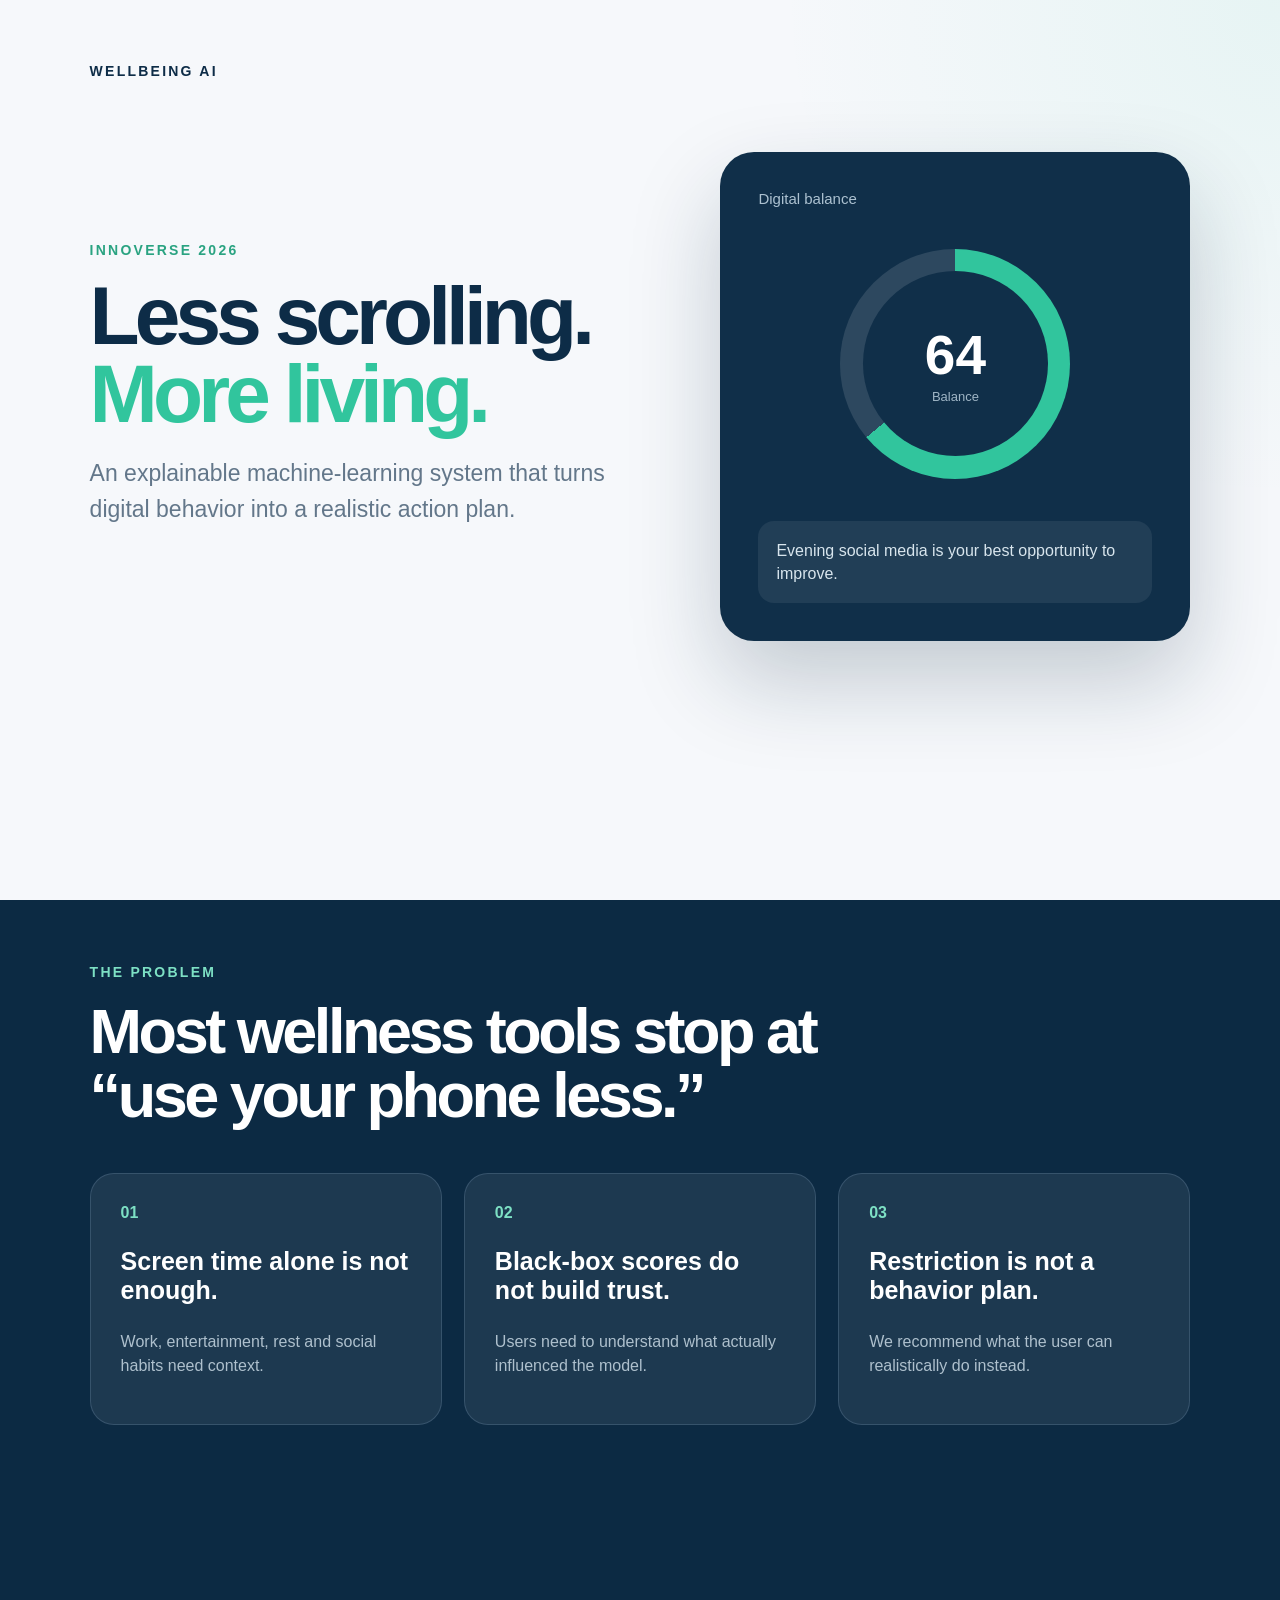
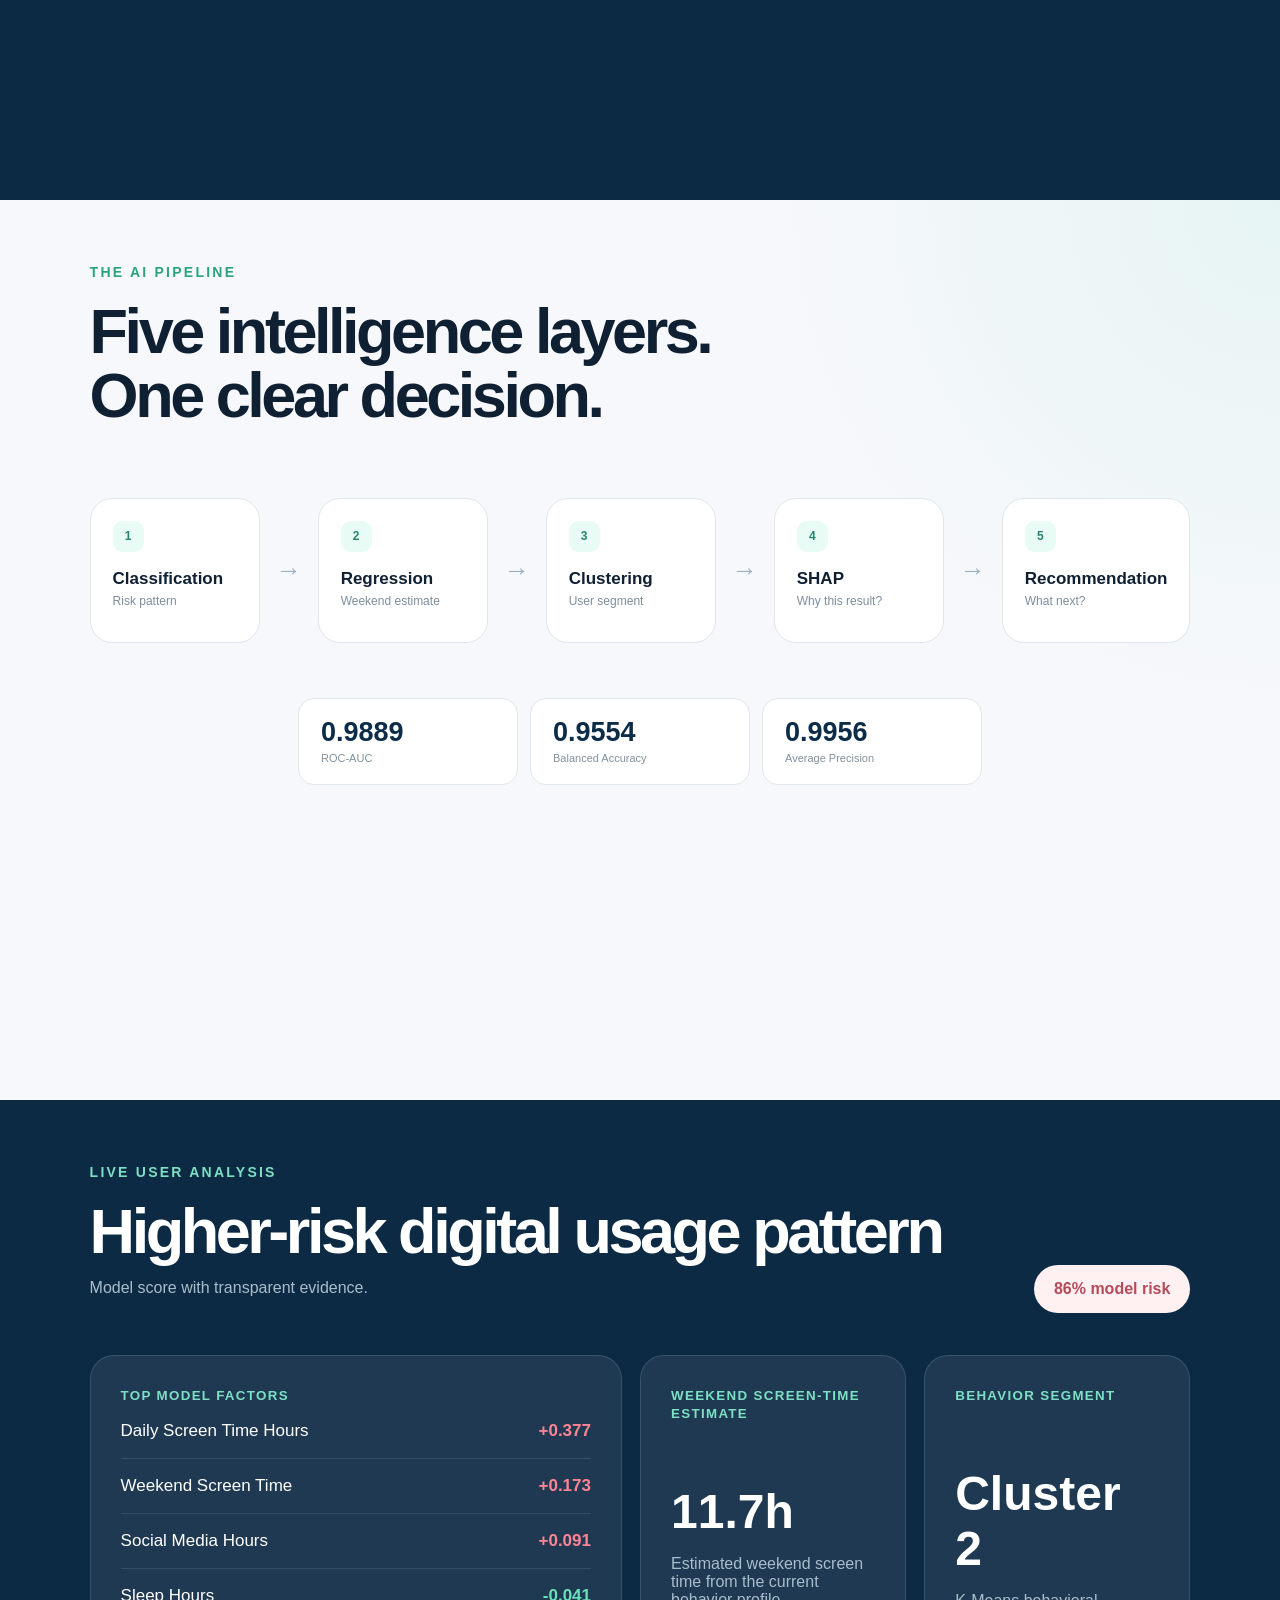
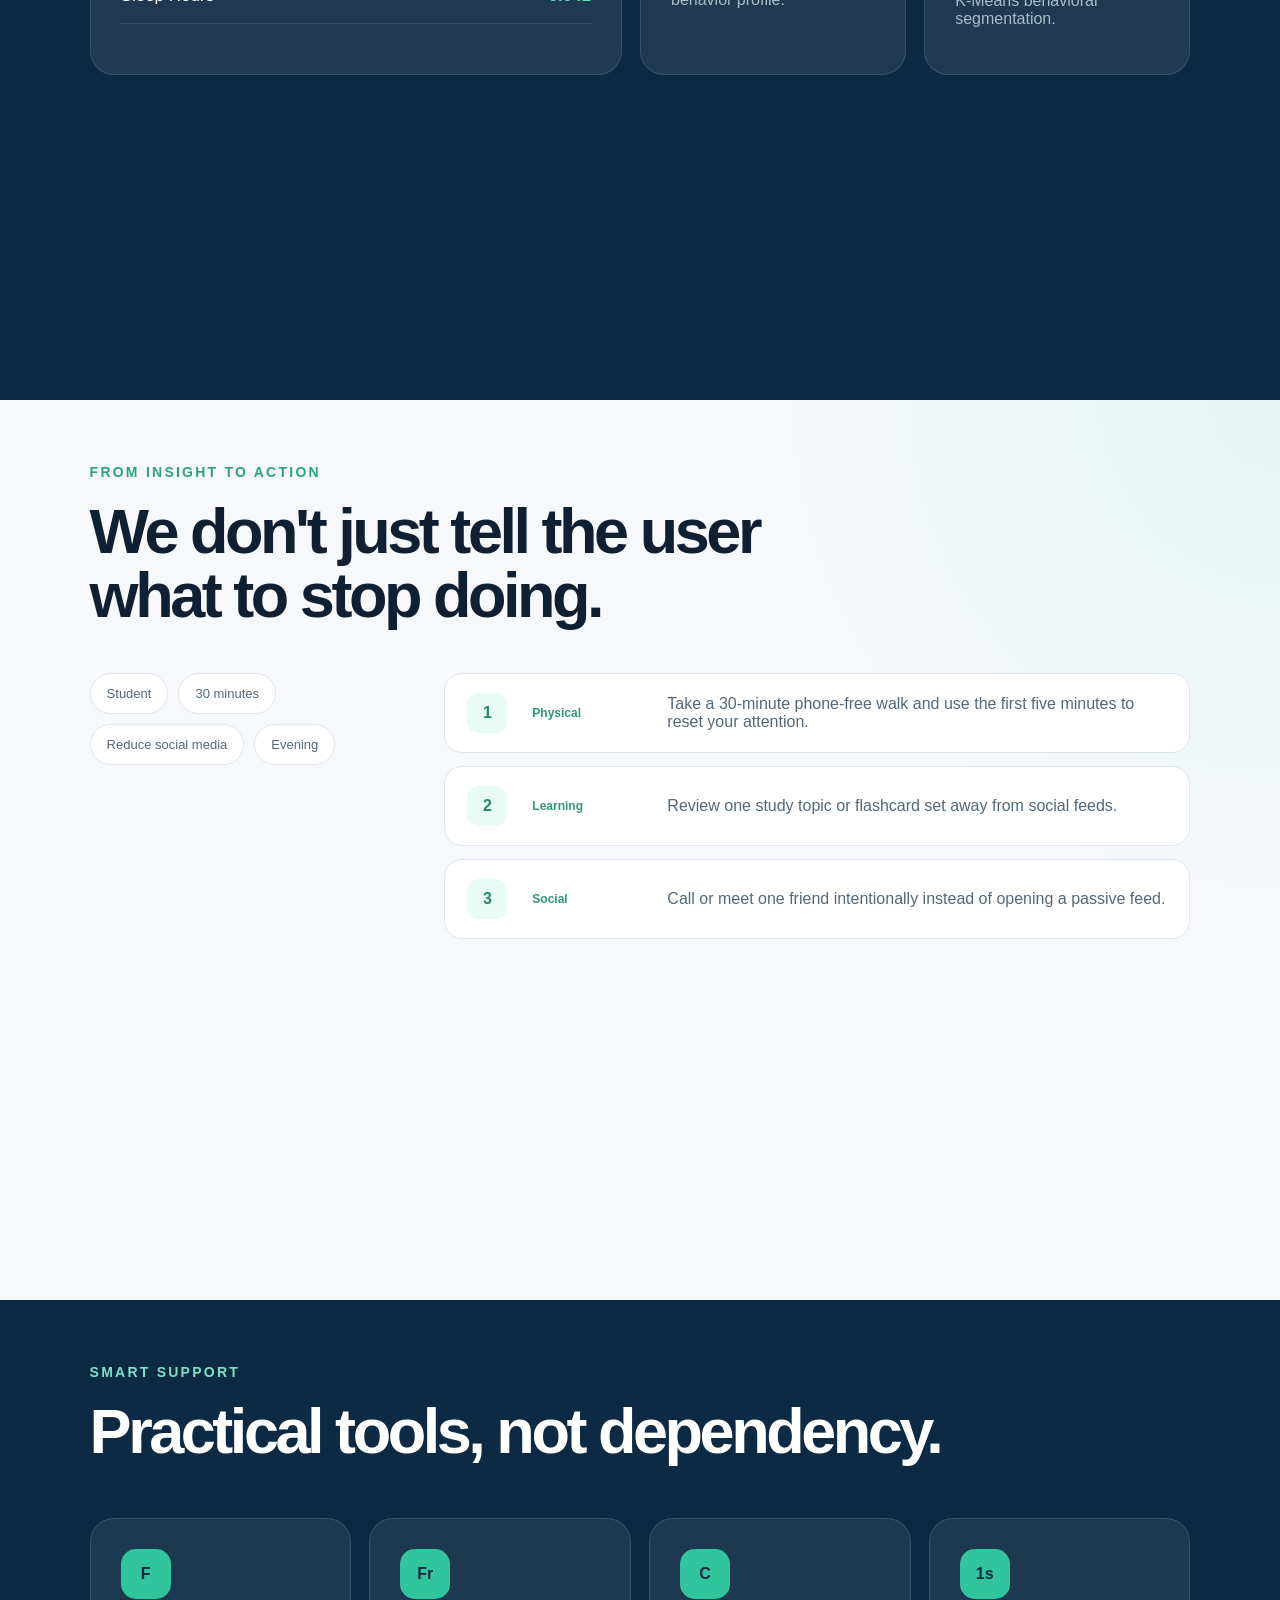
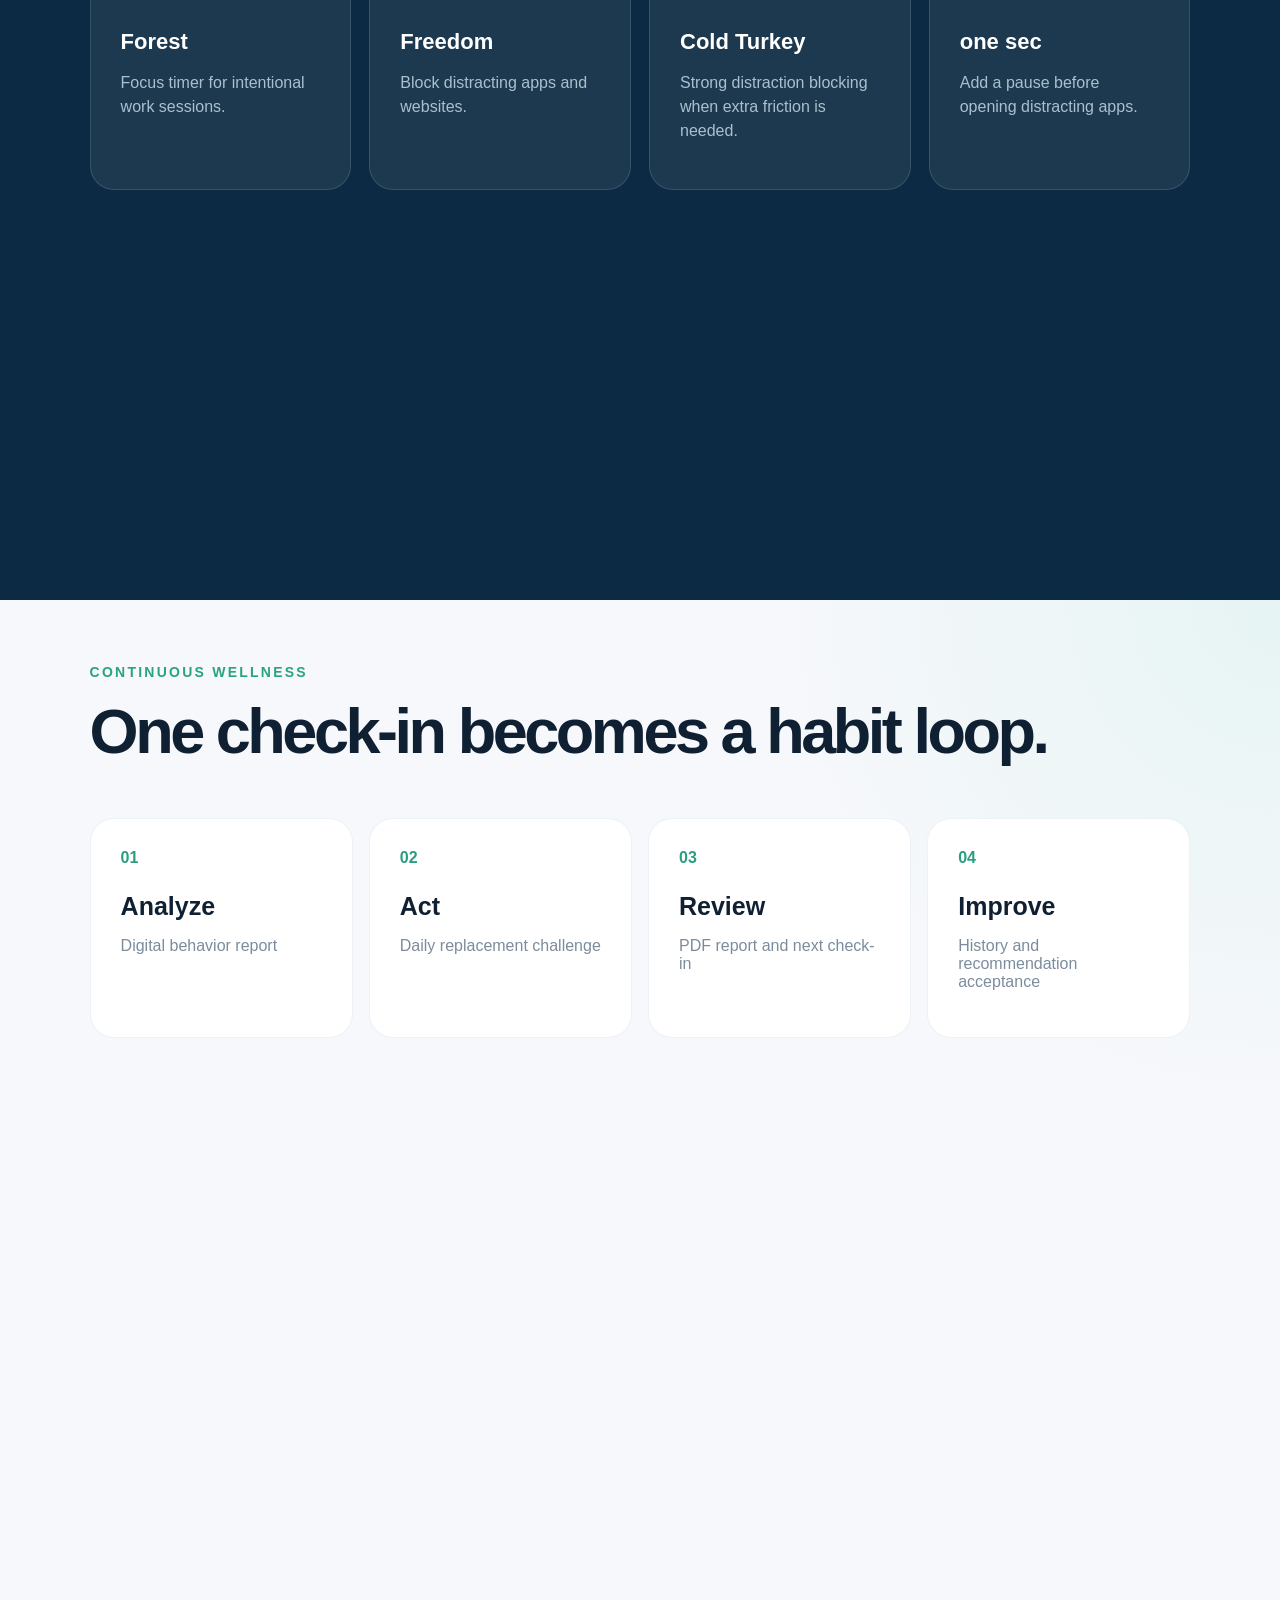
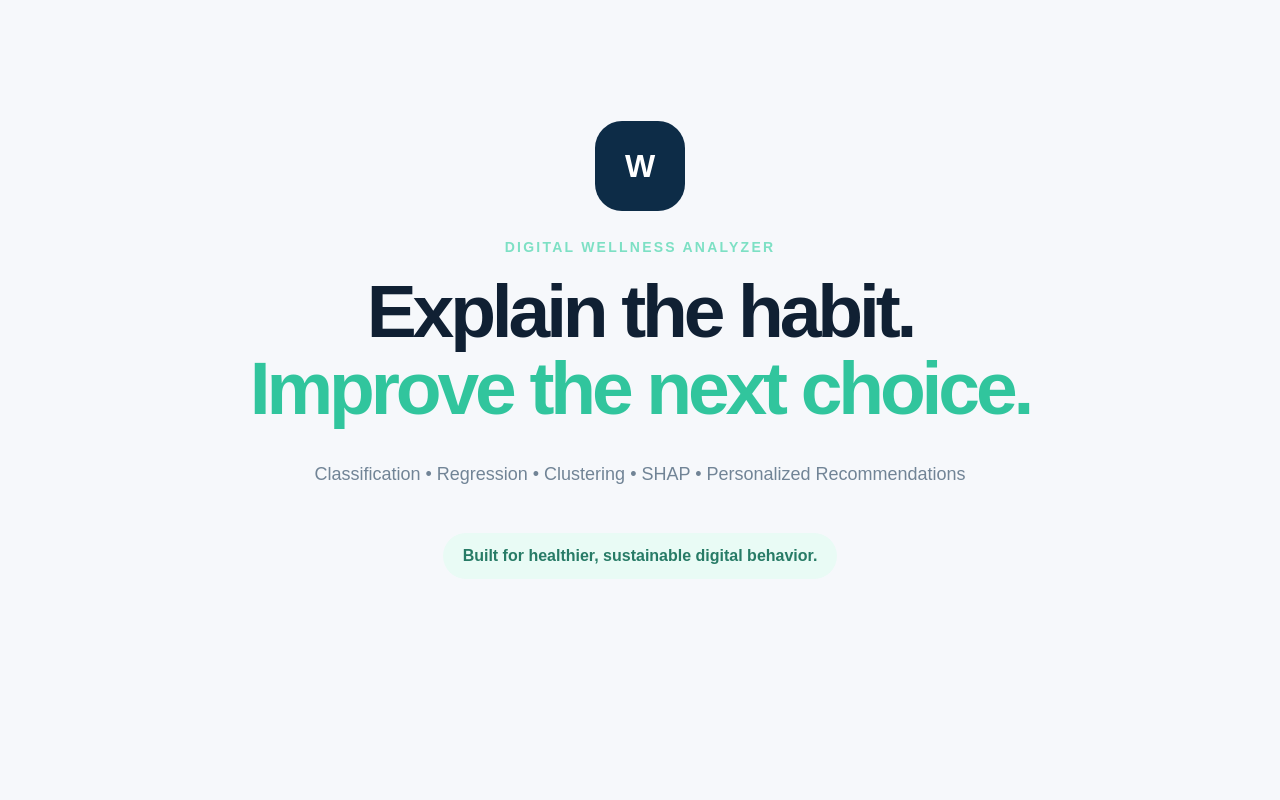
<file: video_demo_standalone.html>
<!DOCTYPE html>
<html lang="en">
<head>
    <meta charset="UTF-8">
    <meta name="viewport" content="width=device-width, initial-scale=1.0">
    <title>Digital Wellness Analyzer • Video Demo</title>
    <style>
*{box-sizing:border-box}
html,body{margin:0;background:#f4f7fb;color:#102033;font-family:Inter,Arial,sans-serif}
.scene{
    width:100vw;height:100vh;min-height:720px;padding:7vh 7vw;position:relative;overflow:hidden;
    background:
      radial-gradient(circle at 100% 0,rgba(49,197,157,.08),transparent 32%),
      #f6f8fb;
}
.scene:nth-child(even){background:#0c2a43;color:#fff}
.brand,.eyebrow{font-size:14px;font-weight:900;letter-spacing:.16em;text-transform:uppercase}
.brand{color:#0d2c47}.eyebrow{color:#2aa381}
.scene:nth-child(even) .eyebrow{color:#7de0c4}
.hero-grid{display:grid;grid-template-columns:1.15fr .85fr;gap:7vw;align-items:center;height:82%}
h1{margin:18px 0 22px;color:#0d2c47;font-size:82px;line-height:.94;letter-spacing:-.06em}
h1 b,.scene-end h2 b{color:#31c59d}
.hero-grid>div:first-child p{max-width:760px;color:#63778a;font-size:23px;line-height:1.6}
.phone-card{justify-self:end;width:470px;padding:38px;border-radius:34px;background:#102f49;color:white;box-shadow:0 40px 90px rgba(15,40,65,.22)}
.phone-top{color:#acc1d0;font-size:15px}
.big-ring{width:230px;height:230px;display:grid;place-items:center;margin:42px auto;border-radius:50%;background:conic-gradient(#31c59d 64%,rgba(255,255,255,.12) 0)}
.big-ring:after{content:"";position:absolute;width:185px;height:185px;border-radius:50%;background:#102f49}
.big-ring>div{z-index:1;text-align:center}
.big-ring strong{display:block;font-size:55px}.big-ring span{color:#9fb5c5;font-size:13px}
.phone-insight{padding:18px;border-radius:16px;background:rgba(255,255,255,.07);color:#d8e5ed;font-size:16px;line-height:1.45}
h2{margin:18px 0 45px;font-size:63px;line-height:1.02;letter-spacing:-.055em}
.problem-grid{display:grid;grid-template-columns:repeat(3,1fr);gap:22px}
.problem-grid>div,.report-card,.tool-grid>div,.loop-grid>div{
    padding:30px;border:1px solid rgba(160,190,220,.2);border-radius:24px;background:rgba(255,255,255,.07)
}
.problem-grid span{color:#7de0c4;font-weight:900}.problem-grid h3{font-size:25px}.problem-grid p{color:#aec0cd;font-size:16px;line-height:1.5}
.pipeline{display:flex;align-items:center;justify-content:center;gap:16px;margin-top:70px}
.pipeline>div{width:190px;min-height:145px;padding:22px;border-radius:22px;background:white;border:1px solid #dfe6ee;color:#102033}
.pipeline b{width:31px;height:31px;display:grid;place-items:center;border-radius:10px;background:#e9fbf5;color:#26856c;font-size:12px}
.pipeline strong{display:block;margin-top:17px;font-size:17px}.pipeline span{display:block;margin-top:5px;color:#7d8e9e;font-size:12px}
.pipeline i{color:#9eb0c0;font-style:normal;font-size:26px}
.metrics-strip{display:flex;justify-content:center;gap:12px;margin-top:55px}
.metrics-strip>div{min-width:220px;padding:18px 22px;border-radius:16px;background:white;border:1px solid #dfe6ee}
.metrics-strip strong{display:block;color:#0d2c47;font-size:27px}.metrics-strip span{color:#8191a0;font-size:11px}
.report-head{display:flex;justify-content:space-between;align-items:end}.report-head h2{margin-bottom:7px}.report-head p{color:#a9bdcc}
.score-pill{padding:15px 20px;border-radius:999px;background:#fff0f2;color:#b54a5a;font-weight:900}
.report-grid{display:grid;grid-template-columns:1.5fr .75fr .75fr;gap:18px;margin-top:42px}
.report-card{background:rgba(255,255,255,.075);min-height:280px}
.report-card small{color:#7de0c4;font-weight:900;letter-spacing:.1em}
.factor{display:flex;justify-content:space-between;padding:17px 0;border-bottom:1px solid rgba(255,255,255,.1);font-size:17px}
.factor b.up{color:#ff8495}.factor b.down{color:#68e0b9}.forecast{display:block;margin-top:62px;font-size:48px}.report-card p{color:#a9bdcc}
.action-layout{display:grid;grid-template-columns:.6fr 1.4fr;gap:35px}
.action-context{display:flex;align-content:start;flex-wrap:wrap;gap:10px}
.action-context span{padding:12px 16px;border:1px solid #dfe6ee;border-radius:999px;background:white;color:#53687b;font-size:13px}
.actions{display:grid;gap:13px}
.actions>div{display:grid;grid-template-columns:50px 120px 1fr;align-items:center;gap:15px;padding:19px 22px;border:1px solid #dfe6ee;border-radius:18px;background:white}
.actions b{width:40px;height:40px;display:grid;place-items:center;border-radius:12px;background:#e9fbf5;color:#26856c}.actions span{color:#2d987c;font-size:12px;font-weight:900}.actions p{margin:0;color:#52687b;font-size:16px}
.tool-grid{display:grid;grid-template-columns:repeat(4,1fr);gap:18px;margin-top:55px}
.tool-grid>div{min-height:240px}.tool-grid b{width:50px;height:50px;display:grid;place-items:center;border-radius:15px;background:#31c59d;color:#0c2a43}.tool-grid strong{display:block;margin-top:30px;font-size:22px}.tool-grid p{color:#abc0ce;line-height:1.5}
.loop-grid{display:grid;grid-template-columns:repeat(4,1fr);gap:16px;margin-top:55px}.loop-grid>div{background:white;color:#102033}.loop-grid span{color:#2b9e80;font-weight:900}.loop-grid strong{display:block;margin-top:25px;font-size:25px}.loop-grid p{color:#7c8c9c}
.scene-end{display:flex;flex-direction:column;align-items:center;justify-content:center;text-align:center;background:#f6f8fb!important;color:#102033!important}
.end-mark{width:90px;height:90px;display:grid;place-items:center;border-radius:27px;background:#0d2c47;color:white;font-size:32px;font-weight:900;margin-bottom:28px}
.scene-end h2{margin:18px 0 20px;font-size:75px}.scene-end p{color:#718496;font-size:18px}.closing-pill{margin-top:30px;padding:14px 20px;border-radius:999px;background:#e9fbf5;color:#277b66;font-weight:900}
</style>
</head>
<body>

<section class="scene scene-hero" id="scene1">
    <div class="brand">WELLBEING AI</div>
    <div class="hero-grid">
        <div>
            <span class="eyebrow">INNOVERSE 2026</span>
            <h1>Less scrolling.<br><b>More living.</b></h1>
            <p>An explainable machine-learning system that turns digital behavior into a realistic action plan.</p>
        </div>
        <div class="phone-card">
            <div class="phone-top">Digital balance</div>
            <div class="big-ring"><div><strong>64</strong><span>Balance</span></div></div>
            <div class="phone-insight">Evening social media is your best opportunity to improve.</div>
        </div>
    </div>
</section>

<section class="scene" id="scene2">
    <span class="eyebrow">THE PROBLEM</span>
    <h2>Most wellness tools stop at<br>“use your phone less.”</h2>
    <div class="problem-grid">
        <div><span>01</span><h3>Screen time alone is not enough.</h3><p>Work, entertainment, rest and social habits need context.</p></div>
        <div><span>02</span><h3>Black-box scores do not build trust.</h3><p>Users need to understand what actually influenced the model.</p></div>
        <div><span>03</span><h3>Restriction is not a behavior plan.</h3><p>We recommend what the user can realistically do instead.</p></div>
    </div>
</section>

<section class="scene" id="scene3">
    <span class="eyebrow">THE AI PIPELINE</span>
    <h2>Five intelligence layers.<br>One clear decision.</h2>
    <div class="pipeline">
        <div><b>1</b><strong>Classification</strong><span>Risk pattern</span></div>
        <i>→</i>
        <div><b>2</b><strong>Regression</strong><span>Weekend estimate</span></div>
        <i>→</i>
        <div><b>3</b><strong>Clustering</strong><span>User segment</span></div>
        <i>→</i>
        <div><b>4</b><strong>SHAP</strong><span>Why this result?</span></div>
        <i>→</i>
        <div><b>5</b><strong>Recommendation</strong><span>What next?</span></div>
    </div>
    <div class="metrics-strip">
        <div><strong>0.9889</strong><span>ROC-AUC</span></div>
        <div><strong>0.9554</strong><span>Balanced Accuracy</span></div>
        <div><strong>0.9956</strong><span>Average Precision</span></div>
    </div>
</section>

<section class="scene" id="scene4">
    <span class="eyebrow">LIVE USER ANALYSIS</span>
    <div class="report-head">
        <div><h2>Higher-risk digital usage pattern</h2><p>Model score with transparent evidence.</p></div>
        <div class="score-pill">86% model risk</div>
    </div>

    <div class="report-grid">
        <div class="report-card factors">
            <small>TOP MODEL FACTORS</small>
            
            <div class="factor">
                <span>Daily Screen Time Hours</span>
                <b class="up">
                    +0.377
                </b>
            </div>
            
            <div class="factor">
                <span>Weekend Screen Time</span>
                <b class="up">
                    +0.173
                </b>
            </div>
            
            <div class="factor">
                <span>Social Media Hours</span>
                <b class="up">
                    +0.091
                </b>
            </div>
            
            <div class="factor">
                <span>Sleep Hours</span>
                <b class="down">
                    -0.041
                </b>
            </div>
            
        </div>

        <div class="report-card">
            <small>WEEKEND SCREEN-TIME ESTIMATE</small>
            <strong class="forecast">11.7h</strong>
            <p>Estimated weekend screen time from the current behavior profile.</p>
        </div>

        <div class="report-card">
            <small>BEHAVIOR SEGMENT</small>
            <strong class="forecast">Cluster 2</strong>
            <p>K-Means behavioral segmentation.</p>
        </div>
    </div>
</section>

<section class="scene" id="scene5">
    <span class="eyebrow">FROM INSIGHT TO ACTION</span>
    <h2>We don't just tell the user<br>what to stop doing.</h2>

    <div class="action-layout">
        <div class="action-context">
            <span>Student</span>
            <span>30 minutes</span>
            <span>Reduce social media</span>
            <span>Evening</span>
        </div>

        <div class="actions">
            
            <div><b>1</b><span>Physical</span><p>Take a 30-minute phone-free walk and use the first five minutes to reset your attention.</p></div>
            
            <div><b>2</b><span>Learning</span><p>Review one study topic or flashcard set away from social feeds.</p></div>
            
            <div><b>3</b><span>Social</span><p>Call or meet one friend intentionally instead of opening a passive feed.</p></div>
            
        </div>
    </div>
</section>

<section class="scene" id="scene6">
    <span class="eyebrow">SMART SUPPORT</span>
    <h2>Practical tools, not dependency.</h2>
    <div class="tool-grid">
        <div><b>F</b><strong>Forest</strong><p>Focus timer for intentional work sessions.</p></div>
        <div><b>Fr</b><strong>Freedom</strong><p>Block distracting apps and websites.</p></div>
        <div><b>C</b><strong>Cold Turkey</strong><p>Strong distraction blocking when extra friction is needed.</p></div>
        <div><b>1s</b><strong>one sec</strong><p>Add a pause before opening distracting apps.</p></div>
    </div>
</section>

<section class="scene" id="scene7">
    <span class="eyebrow">CONTINUOUS WELLNESS</span>
    <h2>One check-in becomes a habit loop.</h2>
    <div class="loop-grid">
        <div><span>01</span><strong>Analyze</strong><p>Digital behavior report</p></div>
        <div><span>02</span><strong>Act</strong><p>Daily replacement challenge</p></div>
        <div><span>03</span><strong>Review</strong><p>PDF report and next check-in</p></div>
        <div><span>04</span><strong>Improve</strong><p>History and recommendation acceptance</p></div>
    </div>
</section>

<section class="scene scene-end" id="scene8">
    <div class="end-mark">W</div>
    <span class="eyebrow">DIGITAL WELLNESS ANALYZER</span>
    <h2>Explain the habit.<br><b>Improve the next choice.</b></h2>
    <p>Classification • Regression • Clustering • SHAP • Personalized Recommendations</p>
    <div class="closing-pill">Built for healthier, sustainable digital behavior.</div>
</section>

</body>
</html>
</file>
